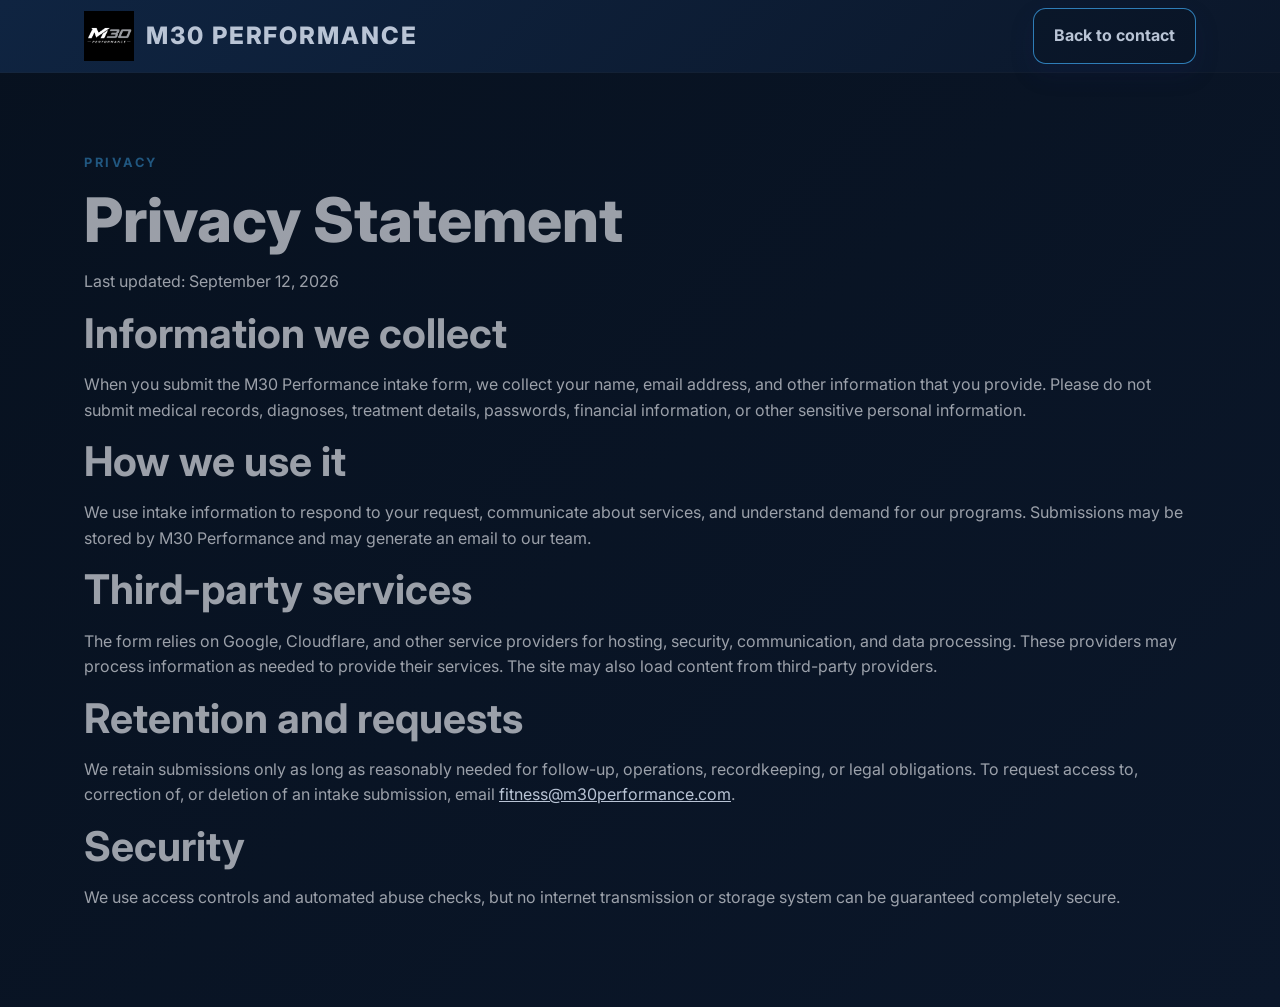
<file: pages/privacy.html>
<!doctype html>
<html lang="en">
  <head>
    <meta charset="UTF-8" />
    <meta name="viewport" content="width=device-width, initial-scale=1.0" />
    <title>Privacy Statement | M30 Performance</title>
    <meta
      name="description"
      content="M30 Performance privacy statement for website intake submissions."
    />

    <!-- Google tag (gtag.js) -->
    <script
      async
      src="https://www.googletagmanager.com/gtag/js?id=G-PKS04PBM5F"
    ></script>
    <script>
      window.dataLayer = window.dataLayer || [];
      function gtag() {
        dataLayer.push(arguments);
      }
      gtag("js", new Date());

      gtag("config", "G-PKS04PBM5F");
    </script>

    <link rel="icon" type="image/x-icon" href="../assets/images/favicon.ico" />
    <link rel="icon" href="../assets/images/logo-m30.png" type="image/png" />
    <link rel="preconnect" href="https://fonts.googleapis.com" />
    <link rel="preconnect" href="https://fonts.gstatic.com" crossorigin />
    <link
      href="https://fonts.googleapis.com/css2?family=Inter:wght@400;500;600;700;800&display=swap"
      rel="stylesheet"
    />
    <link rel="stylesheet" href="../styles.css" />
  </head>
  <body class="privacy-document">
    <header class="site-header">
      <nav class="nav-bar">
        <a class="logo" href="../index.html#top"
          ><img
            src="../assets/images/logo-m30.png"
            alt="M30 Performance Logo"
            id="img-logo"
          />M30 Performance</a
        >
        <a class="btn btn-secondary" href="../index.html#contact"
          >Back to contact</a
        >
      </nav>
    </header>
    <main class="section privacy-page">
      <p class="eyebrow">Privacy</p>
      <h1>Privacy Statement</h1>
      <p>Last updated: September 12, 2026</p>
      <h2>Information we collect</h2>
      <p>
        When you submit the M30 Performance intake form, we collect your name,
        email address, and other information that you provide. Please do not
        submit medical records, diagnoses, treatment details, passwords,
        financial information, or other sensitive personal information.
      </p>
      <h2>How we use it</h2>
      <p>
        We use intake information to respond to your request, communicate about
        services, and understand demand for our programs. Submissions may be
        stored by M30 Performance and may generate an email to our team.
      </p>
      <h2>Third-party services</h2>
      <p>
        The form relies on Google, Cloudflare, and other service providers for
        hosting, security, communication, and data processing. These providers
        may process information as needed to provide their services. The site
        may also load content from third-party providers.
      </p>
      <h2>Retention and requests</h2>
      <p>
        We retain submissions only as long as reasonably needed for follow-up,
        operations, recordkeeping, or legal obligations. To request access to,
        correction of, or deletion of an intake submission, email
        <a href="mailto:fitness@m30performance.com"
          >fitness@m30performance.com</a
        >.
      </p>
      <h2>Security</h2>
      <p>
        We use access controls and automated abuse checks, but no internet
        transmission or storage system can be guaranteed completely secure.
      </p>
    </main>
  </body>
</html>
</file>
<file: styles.css>
:root {
  --background: #07111f;
  --nav-background: #0f2441;
  --surface: #163660;
  --surface-strong: #16324f;
  --text: #f5f7fb9e;
  --muted: #b9c4d5;
  --accent: #338ac794;
  --accent-strong: #334ec7ed;
  --border: rgba(52, 50, 50, 0.167);
  --shadow: 0 20px 45px rgba(0, 0, 0, 0.25);
}

* {
  box-sizing: border-box;
}

html {
  scroll-behavior: smooth;
}

body {
  margin: 0;
  font-family: "Inter", sans-serif;
  color: var(--text);
  background: linear-gradient(135deg, var(--background), #0b172a);
  line-height: 1.6;
}

.fa-solid {
  color: var(--accent);
}
img {
  max-width: 100%;
  display: block;
}

.site-header {
  background: linear-gradient(135deg, var(--nav-background), #0b172a);
  position: sticky;
  top: 0;
  z-index: 20;
  backdrop-filter: blur(12px);
  border-bottom: 1px solid var(--border);
}

.nav-bar {
  max-width: 1160px;
  margin: 0 auto;
  padding: 0.5rem 1.5rem;
  display: flex;
  justify-content: space-between;
  align-items: center;
}

.logo {
  font-size: 1.5rem;
  font-weight: 800;
  letter-spacing: 0.08em;
  text-transform: uppercase;
  color: var(--accent);
  text-decoration: none;
}

.privacy-document .logo {
  display: inline-flex;
  align-items: center;
  gap: 0.75rem;
}

#img-logo {
  width: 50px;
  height: 50px;
  display: block; /* Removes unwanted inline spacing at the bottom */
  flex-shrink: 0;
}

.nav-links {
  display: flex;
  gap: 1rem;
}

.nav-links a {
  color: var(--text);
  text-decoration: none;
  font-weight: 600;
  display: inline-block;
  transition:
    transform 180ms ease,
    color 180ms ease;
}

.nav-links a:hover,
.nav-links a:focus-visible,
.nav-links a:active,
.nav-links a.active {
  color: var(--accent);
  transform: translateY(-2px);
}

.section {
  max-width: 1160px;
  margin: 0 auto;
  padding: 5rem 1.5rem;
  scroll-margin-top: 6rem;
}

.section-heading {
  margin-bottom: 1.75rem;
}

.hero {
  display: grid;
  grid-template-columns: 1.1fr 0.9fr;
  gap: 2rem;
  align-items: center;
  min-height: 80vh;
}

.eyebrow {
  margin: 0 0 0.75rem;
  color: var(--accent);
  font-size: 0.8rem;
  font-weight: 700;
  letter-spacing: 0.2em;
  text-transform: uppercase;
}

strong {
  margin: 0 0 0.75rem;
  color: var(--accent);
  font-size: 1rem;
  font-weight: 700;
  letter-spacing: 0.1em;
}

h1,
h2,
h3 {
  line-height: 1.1;
  margin: 0 0 1rem;
}

h1 {
  font-size: clamp(2.6rem, 4.8vw, 4.4rem);
  font-weight: 800;
}

h2 {
  font-size: clamp(2rem, 3.2vw, 2.7rem);
}

h3 {
  font-size: 1.25rem;
}

.hero-text,
.about-grid p,
.service-card p,
.pricing-card li,
.contact-card p,
.faq-list p {
  color: var(--muted);
  font-size: 1.05rem;
}

.hero-actions {
  display: flex;
  gap: 1rem;
  flex-wrap: wrap;
  margin-top: 1.5rem;
}

.btn {
  position: relative;
  display: inline-block;
  padding: 0.9rem 1.25rem;
  border-radius: 0.8rem;
  text-decoration: none;
  font-weight: 700;
  box-shadow: 0 10px 24px rgba(24, 33, 91, 0.24);
  transition:
    transform 180ms ease,
    background 180ms ease,
    box-shadow 180ms ease;
}

.btn:hover {
  transform: translateY(-2px);
  box-shadow: 0 14px 30px rgba(24, 33, 91, 0.28);
}

.btn-primary {
  background: var(--accent);
  color: #042433;
}

.btn-secondary {
  position: relative;
  z-index: 1;
  color: var(--text);
  background: rgba(7, 17, 31, 0.3);
  border: 1px solid rgba(51, 138, 199, 0.9);
  border-radius: 0.8rem;
  overflow: hidden;
  box-shadow: 0 10px 24px rgba(24, 33, 91, 0.16);
  padding: 0.9rem 1.25rem;
}

.hero-media img {
  border-radius: 5%;
  box-shadow: var(--shadow);
  height: 100%;
  object-fit: cover;
}

.hero-logo {
  display: none;
}

@media (min-width: 1025px) {
  .hero-logo {
    display: block;
    width: 50%;
    height: 50%;
    margin: 0 auto 1rem;
  }
}

.testimonials {
  padding-top: 0;
}

.testimonial-shell {
  background: transparent;
  border: none;
  border-radius: 0;
  padding: 0;
}

.testimonial-marquee {
  --testimonial-gap: 1rem;
  overflow: hidden;
  mask-image: linear-gradient(
    to right,
    transparent,
    black 8%,
    black 92%,
    transparent
  );
  -webkit-mask-image: linear-gradient(
    to right,
    transparent,
    black 8%,
    black 92%,
    transparent
  );
}

.testimonial-track {
  display: flex;
  gap: var(--testimonial-gap);
  width: max-content;
  animation: testimonial-scroll 42s linear infinite;
  will-change: transform;
}

.testimonial-marquee:hover .testimonial-track,
.testimonial-marquee:focus-within .testimonial-track {
  animation-play-state: paused;
}

.testimonial-card {
  flex: 0 0 min(320px, 78vw);
  display: flex;
  flex-direction: column;
  justify-content: space-between;
  gap: 1rem;
  min-height: 220px;
  padding: 1.25rem;
  border: 1px solid rgba(51, 138, 199, 0.9);
  border-radius: 1rem;
  background: rgba(7, 17, 31, 0.3);
  box-shadow: 0 10px 24px rgba(24, 33, 91, 0.16);
}

.testimonial-card p {
  margin: 0;
  color: var(--muted);
  font-size: 1rem;
}

.testimonial-card strong {
  color: var(--accent);
  font-weight: 700;
}

.stars {
  display: flex;
  gap: 0.25rem;
  color: var(--accent);
  font-size: 1.1rem;
}

@keyframes testimonial-scroll {
  from {
    transform: translateX(0);
  }
  to {
    transform: translateX(calc(-50% - (var(--testimonial-gap) / 2)));
  }
}

.testimonial-card p {
  margin: 0;
  color: var(--muted);
  font-size: 1rem;
}

.testimonial-card strong {
  color: var(--accent);
  font-weight: 700;
}

.stars {
  display: flex;
  gap: 0.25rem;
  color: var(--accent);
  font-size: 1.1rem;
}

.about-grid,
.service-grid,
.service-list,
.photo-strip,
.pricing-grid {
  display: grid;
  gap: 1.25rem;
}

.about-grid {
  grid-template-columns: repeat(2, minmax(0, 1fr));
}

.service-list {
  grid-template-columns: repeat(2, minmax(0, 1fr));
  padding-left: 1.75rem;
  padding-right: 1.75rem;
  text-indent: -0.5rem;
}

.photo-strip {
  grid-template-columns: repeat(3, minmax(0, 1fr));
  margin-top: 1.5rem;
}

.service-grid,
.pricing-grid {
  grid-template-columns: repeat(3, minmax(0, 1fr));
}

.photo-card,
.service-card,
.pricing-card,
.contact-card {
  background: rgba(255, 255, 255, 0.05);
  border: 1px solid var(--border);
  border-radius: 0.8rem;
  padding: 1.5rem;
  box-shadow: var(--shadow);
}

.photo-card {
  padding: 0;
  overflow: hidden;
}

.photo-card img {
  width: 100%;
  height: 220px;
  object-fit: cover;
}

.photo-card .caption {
  padding: 1.2rem 1.2rem 1.4rem;
}

.photo-card h3 {
  margin-bottom: 0.4rem;
}

.service-card img {
  width: 100%;
  height: 190px;
  object-fit: cover;
  border-radius: 0.6rem;
  margin-bottom: 1rem;
}

.gallery-stack {
  position: relative;
  min-height: 500px;
  margin: 0 auto;
  max-width: 980px;
}

.gallery-card {
  position: absolute;
  border: 0;
  padding: 0;
  background: transparent;
  cursor: pointer;
  overflow: hidden;
  border-radius: 0.8rem;
  box-shadow: var(--shadow);
  transition:
    transform 240ms ease,
    filter 240ms ease,
    z-index 240ms ease;
}

.gallery-card img {
  display: block;
  width: 100%;
  height: 280px;
  object-fit: cover;
  border-radius: 0.8rem;
  border: 1px solid rgba(255, 255, 255, 0.2);
}

.gallery-card:nth-child(1) {
  left: 0;
  top: 0;
  width: 70%;
  transform: rotate(-3deg);
  z-index: 4;
}

.gallery-card:nth-child(2) {
  right: 0;
  top: 72px;
  width: 64%;
  transform: rotate(4deg);
  z-index: 3;
}

.gallery-card:nth-child(3) {
  left: 8%;
  bottom: 0;
  width: 62%;
  transform: rotate(-2deg);
  z-index: 2;
}

.gallery-card:nth-child(4) {
  right: 6%;
  bottom: 36px;
  width: 58%;
  transform: rotate(2.5deg);
  z-index: 1;
}

.gallery-card:hover,
.gallery-card:focus-visible {
  transform: translateY(-6px) rotate(0deg) scale(1.01);
  filter: brightness(1.05);
}

.gallery-card.active {
  z-index: 5;
  transform: rotate(0deg) scale(1.04);
  width: min(78%, 720px);
  left: 50%;
  top: 50%;
  transform: translate(-50%, -50%) rotate(0deg) scale(1.04);
}

.pricing-card {
  display: flex;
  flex-direction: column;
  gap: 1rem;
}

.pricing-card.featured {
  border-color: var(--accent);
  transform: translateY(-4px);
}

.price {
  font-size: 2.2rem;
  font-weight: 800;
  color: var(--accent);
}

.price span {
  font-size: 1rem;
  color: var(--muted);
}

.pricing-card ul {
  padding-left: 1.1rem;
  margin: 0;
}

.faq-list {
  display: grid;
  gap: 1rem;
}

.faq-list details {
  background: rgba(255, 255, 255, 0.05);
  border: 1px solid var(--border);
  border-radius: 1rem;
  padding: 1rem 1.2rem;
}

.faq-list summary {
  cursor: pointer;
  font-weight: 700;
  display: flex;
  justify-content: space-between;
  align-items: center;
  gap: 1rem;
  list-style: none;
}

.faq-list summary::-webkit-details-marker {
  display: none;
}

.faq-list summary::after {
  content: "+";
  color: var(--accent);
  font-size: 1.5rem;
  font-weight: 700;
  line-height: 1;
}

.faq-list details[open] > summary::after {
  content: "−";
}

.faq-list p {
  margin: 0.7rem 0 0;
}

.contact-card {
  display: grid;
  grid-template-columns: 1fr 1fr;
  gap: 2rem;
}

.social-links {
  display: flex;
  flex-wrap: wrap;
  gap: 1rem;
  margin-top: 1rem;
}

.social-links a {
  display: inline-flex;
  align-items: center;
  justify-content: center;
  color: var(--accent);
  text-decoration: none;
  transition:
    transform 180ms ease,
    color 180ms ease;
}

.social-links a:hover,
.social-links a:focus-visible {
  transform: translateY(-2px);
  color: var(--accent-strong);
}

.social-links svg {
  width: 1.6rem;
  height: 1.6rem;
  fill: currentColor;
  stroke: currentColor;
  stroke-width: 0.8;
  stroke-linecap: round;
  stroke-linejoin: round;
}

.site-footer {
  max-width: 1160px;
  margin: 0 auto;
  padding: 0 1.5rem 3rem;
  display: flex;
  flex-direction: column;
  align-items: center;
  gap: 0.75rem;
}

.copyright {
  margin: 0;
  color: var(--muted);
  font-size: 0.95rem;
}

form {
  display: grid;
  gap: 1rem;
}

label {
  display: grid;
  gap: 0.4rem;
  font-weight: 600;
}

.honeypot {
  position: absolute;
  left: -9999px;
  width: 1px;
  height: 1px;
  opacity: 0;
  pointer-events: none;
}

.required-mark {
  color: var(--accent);
  margin-left: 0.2rem;
}

input,
textarea {
  width: 100%;
  padding: 0.85rem 1rem;
  border-radius: 0.7rem;
  border: 1px solid var(--border);
  background: var(--surface);
  color: var(--text);
}

input:focus,
textarea:focus {
  outline: 2px solid var(--accent);
  outline-offset: 2px;
}

.form-status {
  min-height: 1.4rem;
  margin: 0;
  color: var(--muted);
  font-size: 0.95rem;
}

.form-status.success {
  color: #8ee6a7;
}

.form-status.error {
  color: #ff9b8f;
}

.privacy-notice {
  margin: 0;
  color: var(--muted);
  font-size: 0.82rem;
}

.privacy-notice a {
  color: var(--accent);
}

.consent-label {
  display: flex;
  grid-template-columns: auto 1fr;
  align-items: flex-start;
  gap: 0.55rem;
  color: var(--muted);
  font-size: 0.82rem;
  font-weight: 400;
}

.consent-label input {
  width: auto;
  margin-top: 0.25rem;
  accent-color: var(--accent);
}

.consent-label a {
  color: var(--accent);
}

.privacy-document a,
.privacy-document a:visited,
.privacy-document a:hover,
.privacy-document a:focus-visible {
  color: var(--muted);
}

.cf-turnstile {
  min-height: 65px;
}

button:disabled {
  cursor: wait;
  opacity: 0.65;
}

@media (max-width: 850px) {
  .hero,
  .contact-card,
  .about-grid,
  .service-grid,
  .service-list,
  .photo-strip,
  .pricing-grid {
    grid-template-columns: 1fr;
  }

  .hero {
    min-height: auto;
    padding-top: 3rem;
  }
}

@media (max-width: 560px) {
  .nav-bar {
    flex-direction: column;
    gap: 0.75rem;
  }

  .nav-links {
    flex-wrap: wrap;
    justify-content: center;
  }

  .section {
    padding: 3.5rem 1rem;
  }
}
</file>
